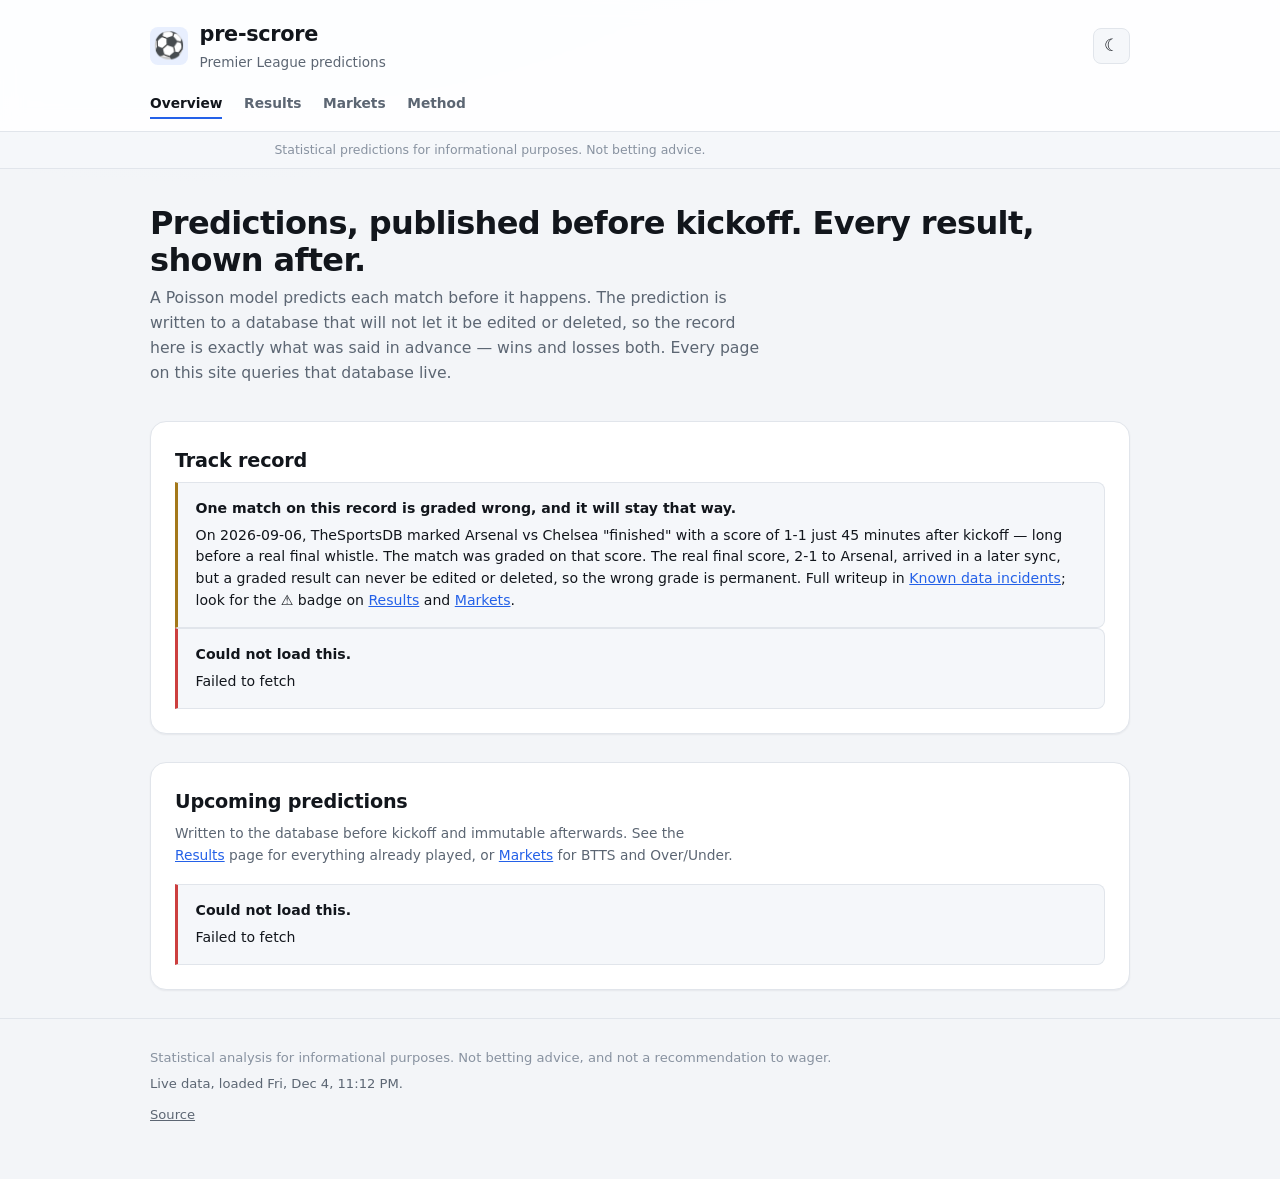
<file: web/index.html>
<!doctype html>
<html lang="en">
<head>
<meta charset="utf-8">
<meta name="viewport" content="width=device-width, initial-scale=1">
<title>pre-scrore — Premier League predictions with a public record</title>
<meta name="description" content="Poisson-model predictions for Premier League matches, published before kickoff and graded against the result. Losses shown as openly as wins.">
<meta name="theme-color" content="#f3f5f8" media="(prefers-color-scheme: light)">
<meta name="theme-color" content="#0d1015" media="(prefers-color-scheme: dark)">
<link rel="stylesheet" href="styles.css">
<link rel="icon" href="data:image/svg+xml,<svg xmlns='http://www.w3.org/2000/svg' viewBox='0 0 16 16'><text y='13' font-size='13'>⚽</text></svg>">
<script>
(function () {
  try {
    var saved = localStorage.getItem("prescore-theme");
    if (saved === "light" || saved === "dark") document.documentElement.setAttribute("data-theme", saved);
  } catch (e) {}
})();
</script>
</head>
<body>

<header class="site-header">
  <div class="wrap">
    <div class="header-top">
      <div class="brand">
        <span class="brand-mark" aria-hidden="true">⚽</span>
        <div>
          <h1>pre-scrore</h1>
          <p class="tagline">Premier League predictions</p>
        </div>
      </div>
      <div class="header-actions">
        <button type="button" class="theme-toggle" id="theme-toggle" aria-label="Toggle light and dark theme" title="Toggle theme">
          <span id="theme-icon" aria-hidden="true">◐</span>
        </button>
      </div>
    </div>
    <nav class="site-nav" id="site-nav" aria-label="Pages"></nav>
  </div>
</header>

<div class="disclaimer-bar">
  <p class="disclaimer wrap">Statistical predictions for informational purposes. Not betting advice.</p>
</div>

<main class="wrap" id="main">

  <div class="hero">
    <h2>Predictions, published before kickoff. Every result, shown after.</h2>
    <p>
      A Poisson model predicts each match before it happens. The prediction is
      written to a database that will not let it be edited or deleted, so the
      record here is exactly what was said in advance — wins and losses both.
      Every page on this site queries that database live.
    </p>
  </div>

  <section class="panel" id="record-panel" aria-labelledby="record-heading">
    <div class="section-head"><h2 id="record-heading">Track record</h2></div>
    <div class="callout warn">
      <strong>One match on this record is graded wrong, and it will stay that way.</strong>
      On 2026-09-06, TheSportsDB marked Arsenal vs Chelsea "finished" with a score
      of 1-1 just 45 minutes after kickoff — long before a real final whistle. The
      match was graded on that score. The real final score, 2-1 to Arsenal, arrived
      in a later sync, but a graded result can never be edited or deleted, so the
      wrong grade is permanent. Full writeup in
      <a href="method.html#incidents">Known data incidents</a>; look for the
      ⚠ badge on <a href="results.html">Results</a> and
      <a href="markets.html">Markets</a>.
    </div>
    <div id="record-body"><p class="loading-state"><span class="spinner"></span>Loading…</p></div>
  </section>

  <section class="panel" id="upcoming-panel" aria-labelledby="upcoming-heading">
    <div class="section-head">
      <h2 id="upcoming-heading">Upcoming predictions</h2>
      <span class="section-count" id="upcoming-count"></span>
    </div>
    <p class="panel-note">
      Written to the database before kickoff and immutable afterwards. See
      the <a href="results.html">Results</a> page for everything already
      played, or <a href="markets.html">Markets</a> for BTTS and Over/Under.
    </p>
    <div id="upcoming-body"><p class="loading-state"><span class="spinner"></span>Loading…</p></div>
  </section>

</main>

<footer class="site-footer">
  <div class="wrap">
    <p>Statistical analysis for informational purposes. Not betting advice, and not a recommendation to wager.</p>
    <p class="muted" id="generated-at"></p>
    <p class="footer-links">
      <a href="https://github.com/stevenanganathi50-wq/pre-scrore" target="_blank" rel="noopener">Source</a>
    </p>
  </div>
</footer>

<script src="config.js"></script>
<script src="api.js"></script>
<script src="ui.js"></script>
<script src="page-index.js"></script>
</body>
</html>
</file>
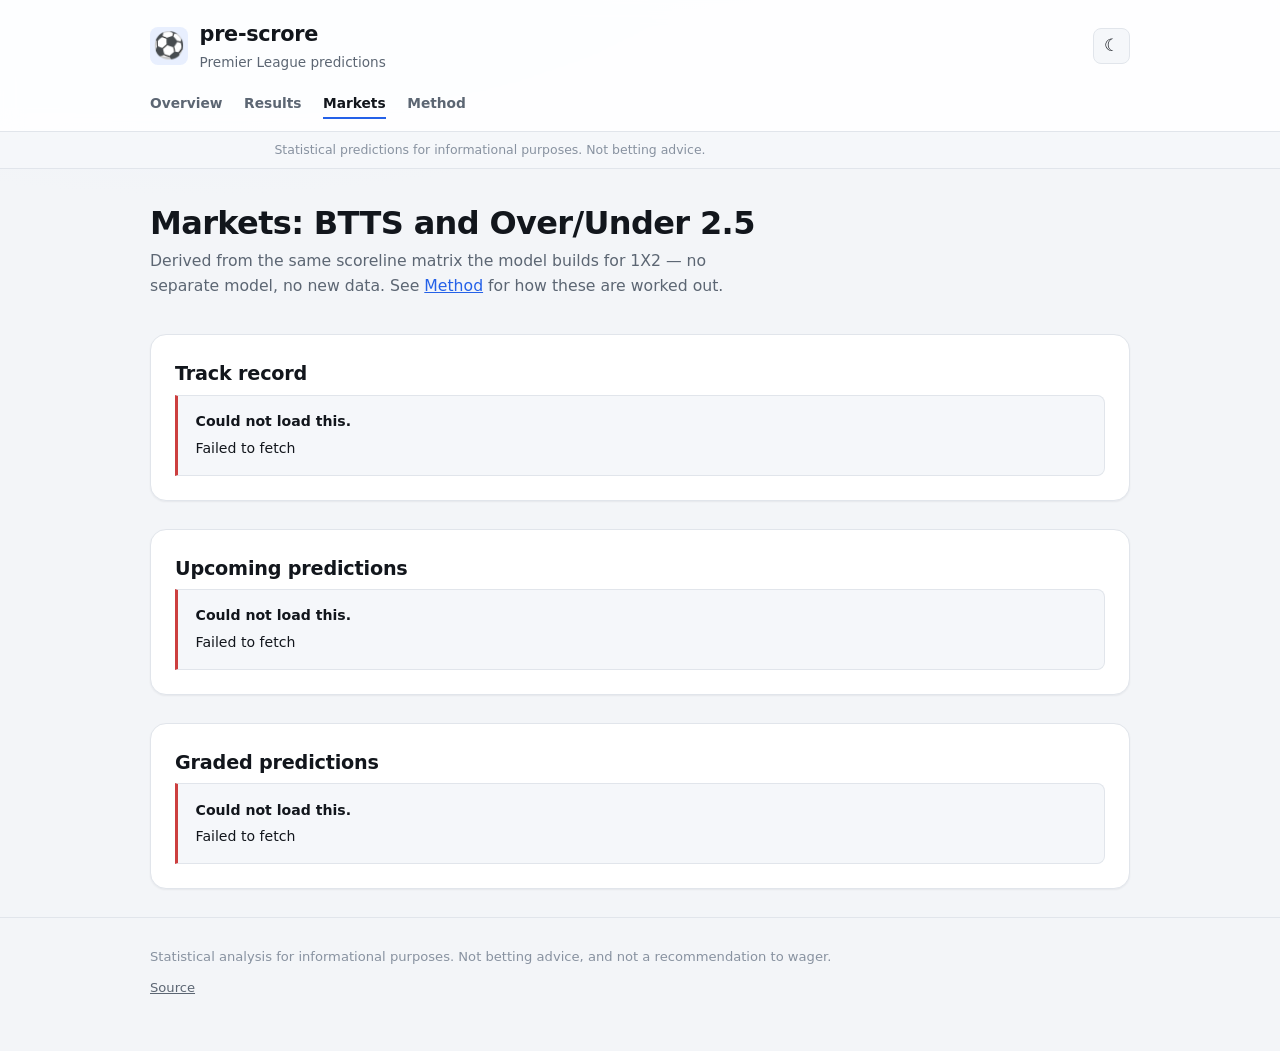
<file: web/markets.html>
<!doctype html>
<html lang="en">
<head>
<meta charset="utf-8">
<meta name="viewport" content="width=device-width, initial-scale=1">
<title>pre-scrore — Markets</title>
<meta name="description" content="BTTS and Over/Under 2.5 predictions, derived from the same model as the 1X2 record.">
<meta name="theme-color" content="#f3f5f8" media="(prefers-color-scheme: light)">
<meta name="theme-color" content="#0d1015" media="(prefers-color-scheme: dark)">
<link rel="stylesheet" href="styles.css">
<link rel="icon" href="data:image/svg+xml,<svg xmlns='http://www.w3.org/2000/svg' viewBox='0 0 16 16'><text y='13' font-size='13'>⚽</text></svg>">
<script>
(function () {
  try {
    var saved = localStorage.getItem("prescore-theme");
    if (saved === "light" || saved === "dark") document.documentElement.setAttribute("data-theme", saved);
  } catch (e) {}
})();
</script>
</head>
<body>

<header class="site-header">
  <div class="wrap">
    <div class="header-top">
      <div class="brand">
        <span class="brand-mark" aria-hidden="true">⚽</span>
        <div>
          <h1>pre-scrore</h1>
          <p class="tagline">Premier League predictions</p>
        </div>
      </div>
      <div class="header-actions">
        <button type="button" class="theme-toggle" id="theme-toggle" aria-label="Toggle light and dark theme" title="Toggle theme">
          <span id="theme-icon" aria-hidden="true">◐</span>
        </button>
      </div>
    </div>
    <nav class="site-nav" id="site-nav" aria-label="Pages"></nav>
  </div>
</header>

<div class="disclaimer-bar">
  <p class="disclaimer wrap">Statistical predictions for informational purposes. Not betting advice.</p>
</div>

<main class="wrap" id="main">

  <div class="hero">
    <h2>Markets: BTTS and Over/Under 2.5</h2>
    <p>
      Derived from the same scoreline matrix the model builds for 1X2 — no
      separate model, no new data. See <a href="method.html">Method</a> for
      how these are worked out.
    </p>
  </div>

  <section class="panel" id="market-accuracy-panel" aria-labelledby="market-accuracy-heading">
    <div class="section-head"><h2 id="market-accuracy-heading">Track record</h2></div>
    <div id="market-accuracy-body"><p class="loading-state"><span class="spinner"></span>Loading…</p></div>
  </section>

  <section class="panel" id="market-upcoming-panel" aria-labelledby="market-upcoming-heading">
    <div class="section-head">
      <h2 id="market-upcoming-heading">Upcoming predictions</h2>
      <span class="section-count" id="market-upcoming-count"></span>
    </div>
    <div id="market-upcoming-body"><p class="loading-state"><span class="spinner"></span>Loading…</p></div>
  </section>

  <section class="panel" id="market-results-panel" aria-labelledby="market-results-heading">
    <div class="section-head">
      <h2 id="market-results-heading">Graded predictions</h2>
      <span class="section-count" id="market-results-count"></span>
    </div>
    <div id="market-results-body"><p class="loading-state"><span class="spinner"></span>Loading…</p></div>
    <div id="market-results-pagination"></div>
  </section>

</main>

<footer class="site-footer">
  <div class="wrap">
    <p>Statistical analysis for informational purposes. Not betting advice, and not a recommendation to wager.</p>
    <p class="footer-links">
      <a href="https://github.com/stevenanganathi50-wq/pre-scrore" target="_blank" rel="noopener">Source</a>
    </p>
  </div>
</footer>

<script src="config.js"></script>
<script src="api.js"></script>
<script src="ui.js"></script>
<script src="page-markets.js"></script>
</body>
</html>
</file>
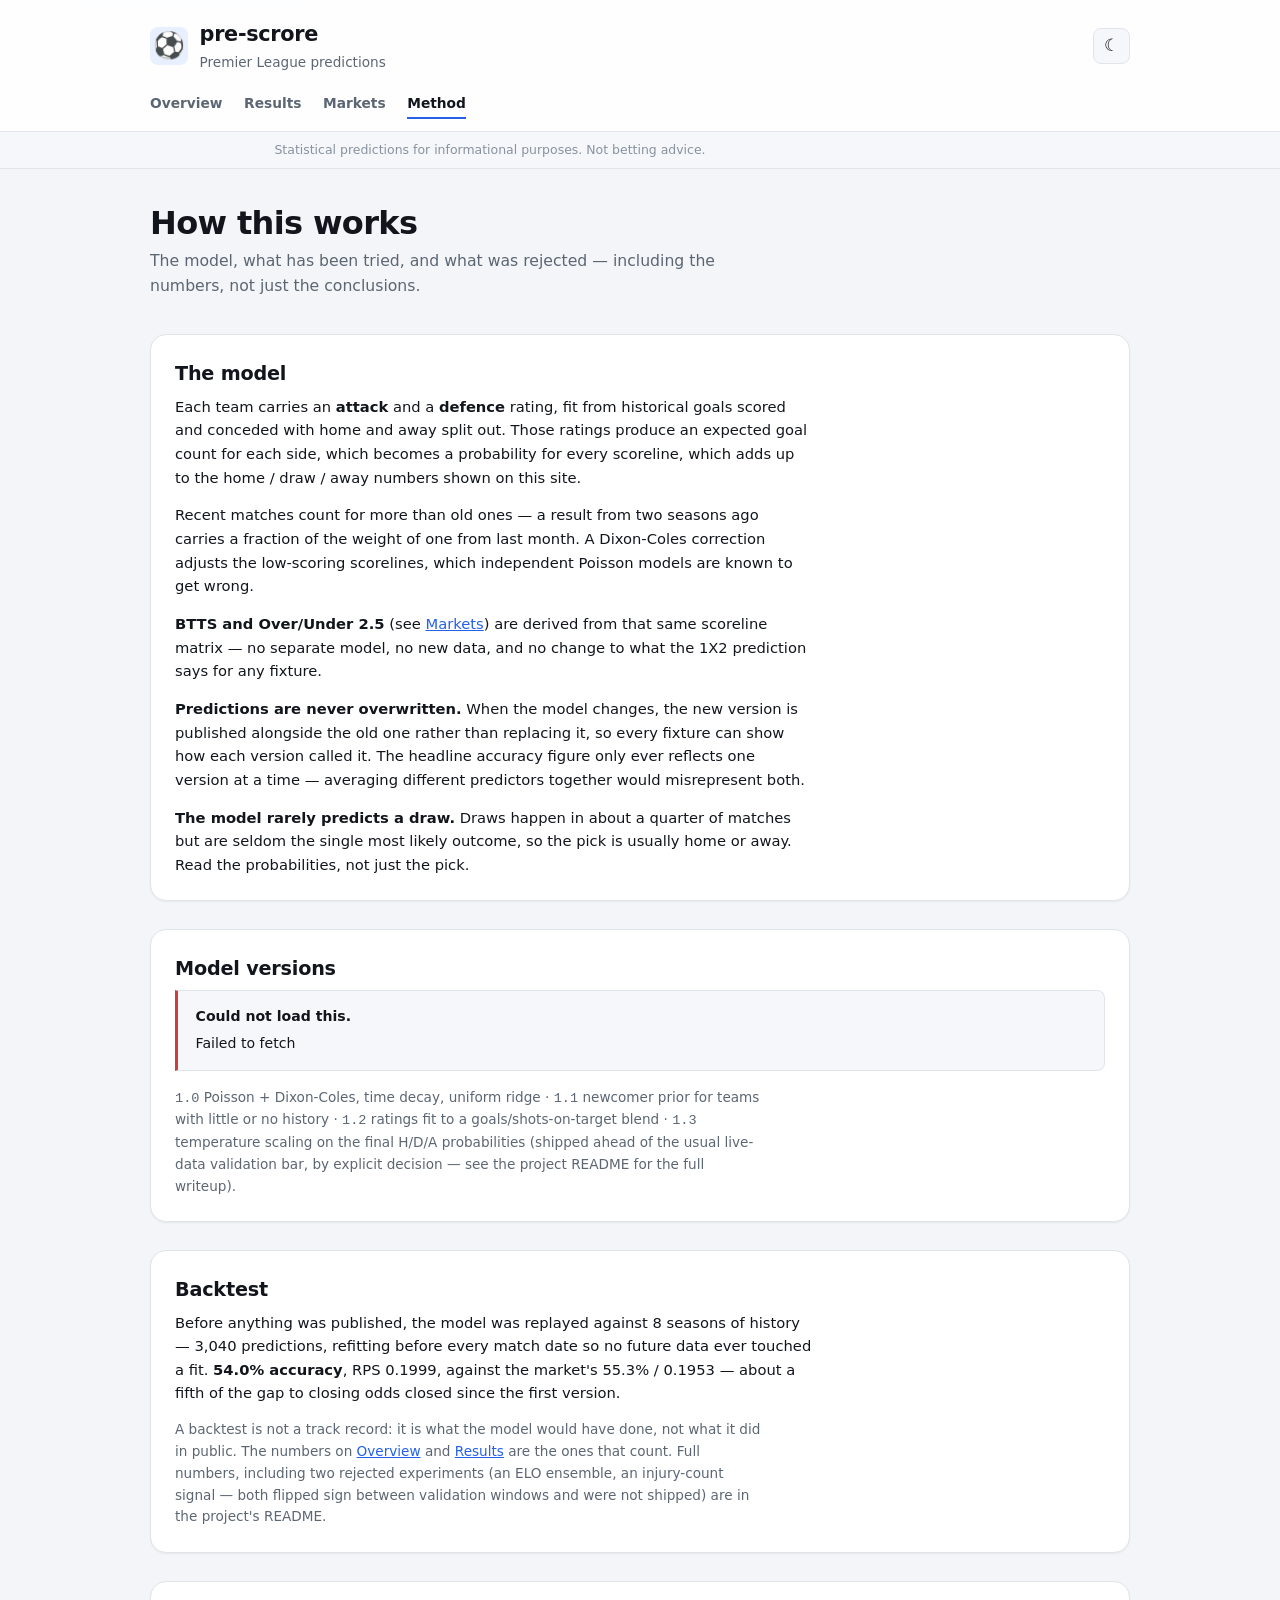
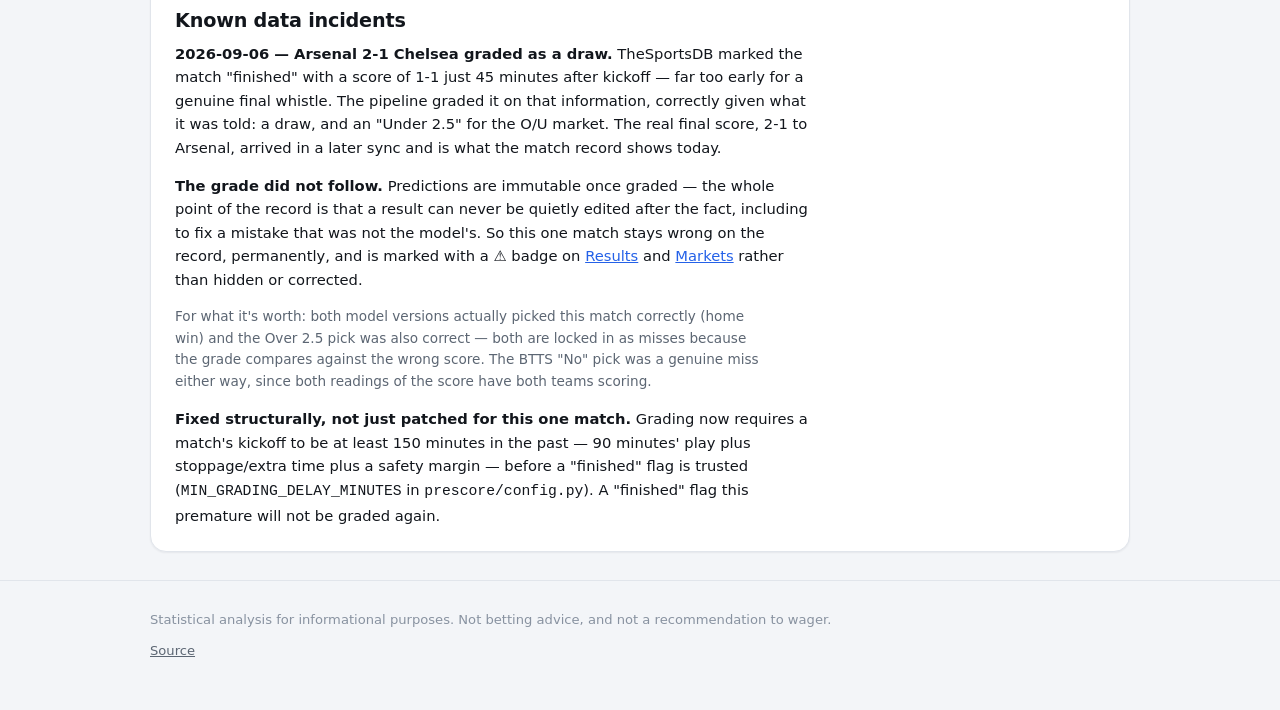
<file: web/method.html>
<!doctype html>
<html lang="en">
<head>
<meta charset="utf-8">
<meta name="viewport" content="width=device-width, initial-scale=1">
<title>pre-scrore — Method</title>
<meta name="description" content="How the prediction model works, and what has and hasn't been validated.">
<meta name="theme-color" content="#f3f5f8" media="(prefers-color-scheme: light)">
<meta name="theme-color" content="#0d1015" media="(prefers-color-scheme: dark)">
<link rel="stylesheet" href="styles.css">
<link rel="icon" href="data:image/svg+xml,<svg xmlns='http://www.w3.org/2000/svg' viewBox='0 0 16 16'><text y='13' font-size='13'>⚽</text></svg>">
<script>
(function () {
  try {
    var saved = localStorage.getItem("prescore-theme");
    if (saved === "light" || saved === "dark") document.documentElement.setAttribute("data-theme", saved);
  } catch (e) {}
})();
</script>
</head>
<body>

<header class="site-header">
  <div class="wrap">
    <div class="header-top">
      <div class="brand">
        <span class="brand-mark" aria-hidden="true">⚽</span>
        <div>
          <h1>pre-scrore</h1>
          <p class="tagline">Premier League predictions</p>
        </div>
      </div>
      <div class="header-actions">
        <button type="button" class="theme-toggle" id="theme-toggle" aria-label="Toggle light and dark theme" title="Toggle theme">
          <span id="theme-icon" aria-hidden="true">◐</span>
        </button>
      </div>
    </div>
    <nav class="site-nav" id="site-nav" aria-label="Pages"></nav>
  </div>
</header>

<div class="disclaimer-bar">
  <p class="disclaimer wrap">Statistical predictions for informational purposes. Not betting advice.</p>
</div>

<main class="wrap" id="main">

  <div class="hero">
    <h2>How this works</h2>
    <p>The model, what has been tried, and what was rejected — including the numbers, not just the conclusions.</p>
  </div>

  <section class="panel" aria-labelledby="method-heading">
    <div class="section-head"><h2 id="method-heading">The model</h2></div>
    <div class="method">
      <p>
        Each team carries an <strong>attack</strong> and a <strong>defence</strong>
        rating, fit from historical goals scored and conceded with home and away
        split out. Those ratings produce an expected goal count for each side,
        which becomes a probability for every scoreline, which adds up to the
        home / draw / away numbers shown on this site.
      </p>
      <p>
        Recent matches count for more than old ones — a result from two seasons
        ago carries a fraction of the weight of one from last month. A
        Dixon-Coles correction adjusts the low-scoring scorelines, which
        independent Poisson models are known to get wrong.
      </p>
      <p>
        <strong>BTTS and Over/Under 2.5</strong> (see <a href="markets.html">Markets</a>)
        are derived from that same scoreline matrix — no separate model, no
        new data, and no change to what the 1X2 prediction says for any fixture.
      </p>
      <p>
        <strong>Predictions are never overwritten.</strong> When the model
        changes, the new version is published alongside the old one rather than
        replacing it, so every fixture can show how each version called it. The
        headline accuracy figure only ever reflects one version at a time —
        averaging different predictors together would misrepresent both.
      </p>
      <p>
        <strong>The model rarely predicts a draw.</strong> Draws happen in about
        a quarter of matches but are seldom the single most likely outcome, so
        the pick is usually home or away. Read the probabilities, not just the pick.
      </p>
    </div>
  </section>

  <section class="panel" aria-labelledby="versions-heading">
    <div class="section-head"><h2 id="versions-heading">Model versions</h2></div>
    <div id="versions-body"><p class="loading-state"><span class="spinner"></span>Loading…</p></div>
    <div class="method" style="margin-top: 1rem;">
      <p class="muted" style="font-size: 0.85rem;">
        <code>1.0</code> Poisson + Dixon-Coles, time decay, uniform ridge ·
        <code>1.1</code> newcomer prior for teams with little or no history ·
        <code>1.2</code> ratings fit to a goals/shots-on-target blend ·
        <code>1.3</code> temperature scaling on the final H/D/A probabilities
        (shipped ahead of the usual live-data validation bar, by explicit
        decision — see the project README for the full writeup).
      </p>
    </div>
  </section>

  <section class="panel" aria-labelledby="backtest-heading">
    <div class="section-head"><h2 id="backtest-heading">Backtest</h2></div>
    <div class="method">
      <p>
        Before anything was published, the model was replayed against 8
        seasons of history — 3,040 predictions, refitting before every match
        date so no future data ever touched a fit. <strong>54.0% accuracy</strong>,
        RPS 0.1999, against the market's 55.3% / 0.1953 — about a fifth of the
        gap to closing odds closed since the first version.
      </p>
      <p class="muted" style="font-size: 0.85rem;">
        A backtest is not a track record: it is what the model would have
        done, not what it did in public. The numbers on
        <a href="index.html">Overview</a> and <a href="results.html">Results</a>
        are the ones that count. Full numbers, including two rejected
        experiments (an ELO ensemble, an injury-count signal — both flipped
        sign between validation windows and were not shipped) are in the
        project's README.
      </p>
    </div>
  </section>

  <section class="panel" id="incidents" aria-labelledby="incidents-heading">
    <div class="section-head"><h2 id="incidents-heading">Known data incidents</h2></div>
    <div class="method">
      <p>
        <strong>2026-09-06 — Arsenal 2-1 Chelsea graded as a draw.</strong>
        TheSportsDB marked the match "finished" with a score of 1-1 just 45
        minutes after kickoff — far too early for a genuine final whistle. The
        pipeline graded it on that information, correctly given what it was
        told: a draw, and an "Under 2.5" for the O/U market. The real final
        score, 2-1 to Arsenal, arrived in a later sync and is what the match
        record shows today.
      </p>
      <p>
        <strong>The grade did not follow.</strong> Predictions are immutable
        once graded — the whole point of the record is that a result can
        never be quietly edited after the fact, including to fix a mistake
        that was not the model's. So this one match stays wrong on the
        record, permanently, and is marked with a ⚠ badge on
        <a href="results.html">Results</a> and <a href="markets.html">Markets</a>
        rather than hidden or corrected.
      </p>
      <p class="muted" style="font-size: 0.85rem;">
        For what it's worth: both model versions actually picked this match
        correctly (home win) and the Over 2.5 pick was also correct — both are
        locked in as misses because the grade compares against the wrong
        score. The BTTS "No" pick was a genuine miss either way, since both
        readings of the score have both teams scoring.
      </p>
      <p>
        <strong>Fixed structurally, not just patched for this one match.</strong>
        Grading now requires a match's kickoff to be at least 150 minutes in
        the past — 90 minutes' play plus stoppage/extra time plus a safety
        margin — before a "finished" flag is trusted
        (<code>MIN_GRADING_DELAY_MINUTES</code> in <code>prescore/config.py</code>).
        A "finished" flag this premature will not be graded again.
      </p>
    </div>
  </section>

</main>

<footer class="site-footer">
  <div class="wrap">
    <p>Statistical analysis for informational purposes. Not betting advice, and not a recommendation to wager.</p>
    <p class="footer-links">
      <a href="https://github.com/stevenanganathi50-wq/pre-scrore" target="_blank" rel="noopener">Source</a>
    </p>
  </div>
</footer>

<script src="config.js"></script>
<script src="api.js"></script>
<script src="ui.js"></script>
<script src="page-method.js"></script>
</body>
</html>
</file>
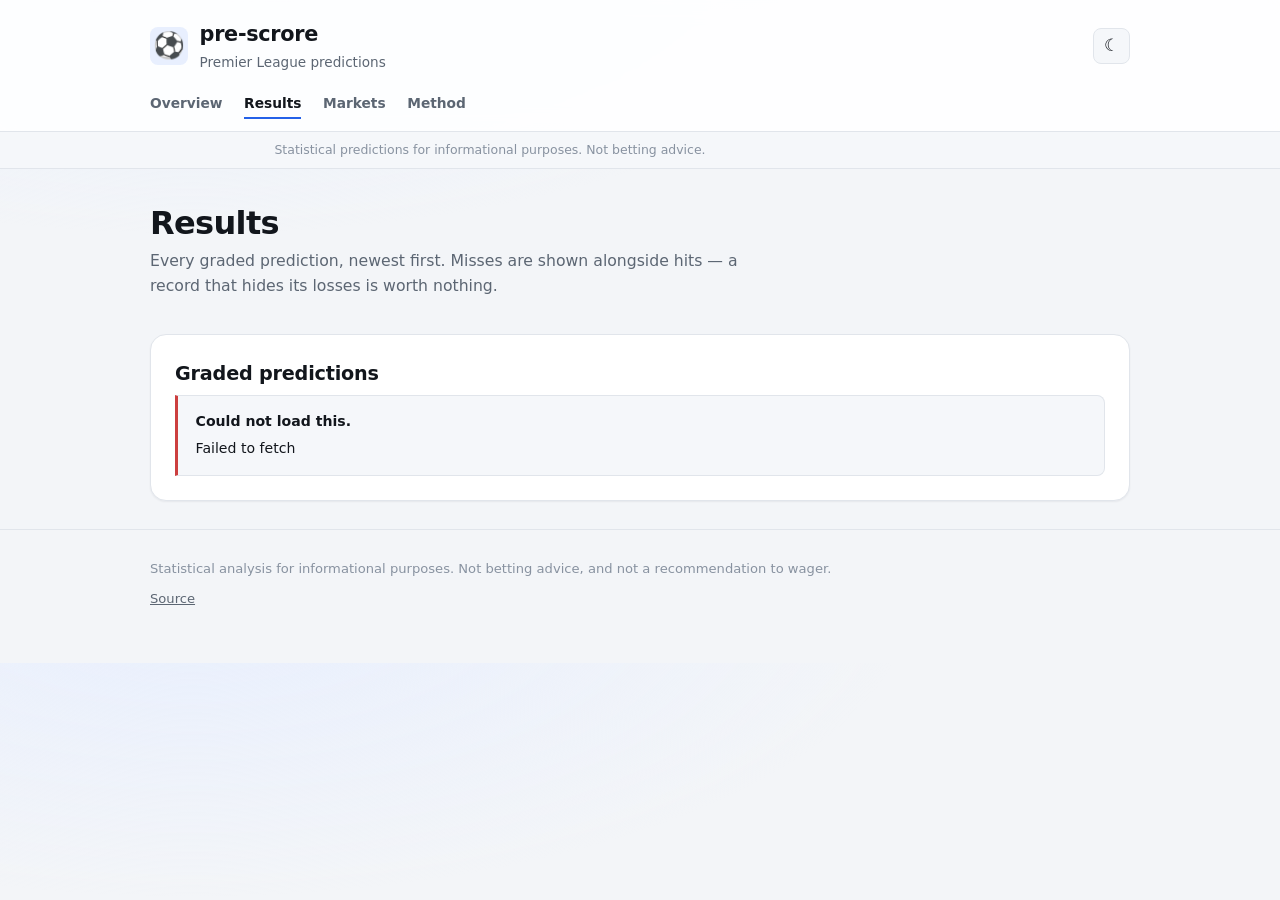
<file: web/results.html>
<!doctype html>
<html lang="en">
<head>
<meta charset="utf-8">
<meta name="viewport" content="width=device-width, initial-scale=1">
<title>pre-scrore — Results</title>
<meta name="description" content="Every graded Premier League prediction, wins and losses alike.">
<meta name="theme-color" content="#f3f5f8" media="(prefers-color-scheme: light)">
<meta name="theme-color" content="#0d1015" media="(prefers-color-scheme: dark)">
<link rel="stylesheet" href="styles.css">
<link rel="icon" href="data:image/svg+xml,<svg xmlns='http://www.w3.org/2000/svg' viewBox='0 0 16 16'><text y='13' font-size='13'>⚽</text></svg>">
<script>
(function () {
  try {
    var saved = localStorage.getItem("prescore-theme");
    if (saved === "light" || saved === "dark") document.documentElement.setAttribute("data-theme", saved);
  } catch (e) {}
})();
</script>
</head>
<body>

<header class="site-header">
  <div class="wrap">
    <div class="header-top">
      <div class="brand">
        <span class="brand-mark" aria-hidden="true">⚽</span>
        <div>
          <h1>pre-scrore</h1>
          <p class="tagline">Premier League predictions</p>
        </div>
      </div>
      <div class="header-actions">
        <button type="button" class="theme-toggle" id="theme-toggle" aria-label="Toggle light and dark theme" title="Toggle theme">
          <span id="theme-icon" aria-hidden="true">◐</span>
        </button>
      </div>
    </div>
    <nav class="site-nav" id="site-nav" aria-label="Pages"></nav>
  </div>
</header>

<div class="disclaimer-bar">
  <p class="disclaimer wrap">Statistical predictions for informational purposes. Not betting advice.</p>
</div>

<main class="wrap" id="main">

  <div class="hero">
    <h2>Results</h2>
    <p>Every graded prediction, newest first. Misses are shown alongside hits — a record that hides its losses is worth nothing.</p>
  </div>

  <section class="panel" id="results-panel" aria-labelledby="results-heading">
    <div class="section-head">
      <h2 id="results-heading">Graded predictions</h2>
      <span class="section-count" id="results-count"></span>
    </div>
    <div id="results-body"><p class="loading-state"><span class="spinner"></span>Loading…</p></div>
    <div id="results-pagination"></div>
  </section>

</main>

<footer class="site-footer">
  <div class="wrap">
    <p>Statistical analysis for informational purposes. Not betting advice, and not a recommendation to wager.</p>
    <p class="footer-links">
      <a href="https://github.com/stevenanganathi50-wq/pre-scrore" target="_blank" rel="noopener">Source</a>
    </p>
  </div>
</footer>

<script src="config.js"></script>
<script src="api.js"></script>
<script src="ui.js"></script>
<script src="page-results.js"></script>
</body>
</html>
</file>
<file: web/styles.css>
/* pre-scrore — no framework, no build step. */

:root {
  color-scheme: light;

  --bg: #f3f5f8;
  --bg-subtle: #eaedf2;
  --surface: #ffffff;
  --surface-2: #f5f7fa;
  --surface-hover: #eef1f5;
  --border: #e1e5eb;
  --border-strong: #c9d0da;
  --text: #12161c;
  --text-muted: #5c6673;
  --text-faint: #8892a0;

  --accent: #2461e8;
  --accent-soft: #e8effe;
  --home: #1f8a5f;
  --home-soft: #e5f5ee;
  --draw: #a3781a;
  --draw-soft: #faf1dd;
  --away: #8347c9;
  --away-soft: #f2e9fb;
  --hit: #1f8a5f;
  --hit-soft: #e5f5ee;
  --miss: #cc3f3f;
  --miss-soft: #fbe9e9;

  --shadow-sm: 0 1px 2px rgba(20, 24, 33, 0.06);
  --shadow-md: 0 4px 16px rgba(20, 24, 33, 0.08);
  --shadow-lg: 0 12px 32px rgba(20, 24, 33, 0.12);

  --radius-sm: 8px;
  --radius: 12px;
  --radius-lg: 16px;

  --font-sans: -apple-system, BlinkMacSystemFont, "Segoe UI", system-ui, Roboto, sans-serif;
  --font-mono: "SF Mono", "Cascadia Code", Consolas, "Liberation Mono", monospace;
}

@media (prefers-color-scheme: dark) {
  :root:not([data-theme="light"]) {
    color-scheme: dark;

    --bg: #0d1015;
    --bg-subtle: #10141a;
    --surface: #161b22;
    --surface-2: #1c222b;
    --surface-hover: #222a34;
    --border: #2a313c;
    --border-strong: #3a4350;
    --text: #eaeef3;
    --text-muted: #99a3b0;
    --text-faint: #6b7482;

    --accent: #5b93ff;
    --accent-soft: #1a2740;
    --home: #4fbf8c;
    --home-soft: #142c22;
    --draw: #d4ab4c;
    --draw-soft: #2e2510;
    --away: #b18ae0;
    --away-soft: #271f38;
    --hit: #4fbf8c;
    --hit-soft: #142c22;
    --miss: #e8776f;
    --miss-soft: #34181a;

    --shadow-sm: 0 1px 2px rgba(0, 0, 0, 0.3);
    --shadow-md: 0 4px 16px rgba(0, 0, 0, 0.35);
    --shadow-lg: 0 16px 40px rgba(0, 0, 0, 0.5);
  }
}

:root[data-theme="dark"] {
  color-scheme: dark;

  --bg: #0d1015;
  --bg-subtle: #10141a;
  --surface: #161b22;
  --surface-2: #1c222b;
  --surface-hover: #222a34;
  --border: #2a313c;
  --border-strong: #3a4350;
  --text: #eaeef3;
  --text-muted: #99a3b0;
  --text-faint: #6b7482;

  --accent: #5b93ff;
  --accent-soft: #1a2740;
  --home: #4fbf8c;
  --home-soft: #142c22;
  --draw: #d4ab4c;
  --draw-soft: #2e2510;
  --away: #b18ae0;
  --away-soft: #271f38;
  --hit: #4fbf8c;
  --hit-soft: #142c22;
  --miss: #e8776f;
  --miss-soft: #34181a;

  --shadow-sm: 0 1px 2px rgba(0, 0, 0, 0.3);
  --shadow-md: 0 4px 16px rgba(0, 0, 0, 0.35);
  --shadow-lg: 0 16px 40px rgba(0, 0, 0, 0.5);
}

* { box-sizing: border-box; }

html { scroll-behavior: smooth; }

body {
  margin: 0;
  background:
    radial-gradient(1200px 500px at 15% -10%, var(--accent-soft), transparent 60%),
    var(--bg);
  color: var(--text);
  font: 15.5px/1.6 var(--font-sans);
  -webkit-text-size-adjust: 100%;
  transition: background-color 0.2s ease, color 0.2s ease;
}

.wrap {
  width: min(980px, 100% - 2.5rem);
  margin-inline: auto;
}

a { color: var(--accent); }

/* --- header --- */

.site-header {
  position: sticky;
  top: 0;
  z-index: 20;
  background: color-mix(in srgb, var(--surface) 88%, transparent);
  backdrop-filter: blur(10px) saturate(1.4);
  -webkit-backdrop-filter: blur(10px) saturate(1.4);
  border-bottom: 1px solid var(--border);
}

.header-top {
  display: flex;
  align-items: center;
  gap: 1rem;
  padding: 1.1rem 0;
}

.brand {
  display: flex;
  align-items: center;
  gap: 0.7rem;
  min-width: 0;
}

.brand-mark {
  font-size: 1.6rem;
  line-height: 1;
  width: 2.4rem;
  height: 2.4rem;
  display: grid;
  place-items: center;
  background: var(--accent-soft);
  border-radius: var(--radius-sm);
  flex-shrink: 0;
}

h1 {
  margin: 0;
  font-size: 1.3rem;
  font-weight: 700;
  letter-spacing: -0.015em;
}

.tagline {
  margin: 0.1rem 0 0;
  color: var(--text-muted);
  font-size: 0.85rem;
}

.header-actions {
  margin-left: auto;
  display: flex;
  align-items: center;
  gap: 0.5rem;
  flex-shrink: 0;
}

.theme-toggle {
  display: inline-flex;
  align-items: center;
  justify-content: center;
  width: 2.3rem;
  height: 2.3rem;
  border-radius: var(--radius-sm);
  border: 1px solid var(--border);
  background: var(--surface-2);
  color: var(--text);
  cursor: pointer;
  font-size: 1.05rem;
  line-height: 1;
  transition: background-color 0.15s ease, border-color 0.15s ease, transform 0.1s ease;
}

.theme-toggle:hover { background: var(--surface-hover); border-color: var(--border-strong); }
.theme-toggle:active { transform: scale(0.94); }

.site-nav {
  display: flex;
  gap: 1.35rem;
  overflow-x: auto;
  padding-bottom: 0.75rem;
  scrollbar-width: none;
}

.site-nav::-webkit-scrollbar { display: none; }

.site-nav a {
  color: var(--text-muted);
  text-decoration: none;
  font-size: 0.86rem;
  font-weight: 600;
  white-space: nowrap;
  padding-bottom: 0.2rem;
  border-bottom: 2px solid transparent;
  transition: color 0.15s ease, border-color 0.15s ease;
}

.site-nav a:hover { color: var(--text); }

.site-nav a.active {
  color: var(--text);
  border-bottom-color: var(--accent);
}

.disclaimer-bar {
  background: var(--surface-2);
  border-bottom: 1px solid var(--border);
}

.disclaimer {
  margin: 0;
  padding: 0.5rem 0;
  color: var(--text-faint);
  font-size: 0.78rem;
  text-align: center;
}

/* --- hero --- */

.hero {
  padding: 2.25rem 0 0.5rem;
}

.hero h2 {
  margin: 0 0 0.4rem;
  font-size: clamp(1.5rem, 3.2vw, 2rem);
  font-weight: 750;
  letter-spacing: -0.02em;
  line-height: 1.15;
}

.hero p {
  margin: 0;
  max-width: 62ch;
  color: var(--text-muted);
  font-size: 0.98rem;
}

/* --- section headings --- */

section { scroll-margin-top: 6.5rem; }

.section-head {
  display: flex;
  align-items: baseline;
  justify-content: space-between;
  gap: 1rem;
  margin: 0 0 0.3rem;
}

.section-head h2 {
  margin: 0;
  font-size: 1.2rem;
  font-weight: 700;
  letter-spacing: -0.01em;
}

.section-count {
  color: var(--text-faint);
  font-size: 0.82rem;
  font-variant-numeric: tabular-nums;
  white-space: nowrap;
}

/* --- panels --- */

.panel {
  background: var(--surface);
  border: 1px solid var(--border);
  border-radius: var(--radius-lg);
  padding: 1.5rem;
  margin: 1.75rem 0;
  box-shadow: var(--shadow-sm);
}

.panel-note {
  margin: 0 0 1.1rem;
  color: var(--text-muted);
  font-size: 0.86rem;
  max-width: 64ch;
}

.muted { color: var(--text-muted); }

/* --- track record --- */

.stat-row {
  display: grid;
  grid-template-columns: repeat(auto-fit, minmax(90px, 1fr));
  gap: 1.25rem;
  margin-bottom: 1.25rem;
  padding-bottom: 1.25rem;
  border-bottom: 1px solid var(--border);
}

.stat-value {
  font-size: 1.9rem;
  font-weight: 750;
  line-height: 1.1;
  letter-spacing: -0.02em;
  font-variant-numeric: tabular-nums;
}

.stat-label {
  margin-top: 0.2rem;
  color: var(--text-muted);
  font-size: 0.74rem;
  text-transform: uppercase;
  letter-spacing: 0.05em;
}

.stat-highlight { color: var(--accent); }

h3 {
  font-size: 0.95rem;
  font-weight: 700;
  margin: 1.5rem 0 0.7rem;
}

.callout {
  background: var(--surface-2);
  border: 1px solid var(--border);
  border-left: 3px solid var(--accent);
  border-radius: 0 var(--radius-sm) var(--radius-sm) 0;
  padding: 0.95rem 1.1rem;
  font-size: 0.88rem;
  line-height: 1.55;
}

.callout + .callout { margin-top: 0.75rem; }
.callout strong { display: block; margin-bottom: 0.3rem; color: var(--text); }
.callout.error { border-left-color: var(--miss); }
.callout.warn { border-left-color: var(--draw); }

/* --- fixtures --- */

.fixture-list {
  display: flex;
  flex-direction: column;
  gap: 0.85rem;
}

.fixture {
  background: var(--surface-2);
  border: 1px solid var(--border);
  border-radius: var(--radius);
  padding: 1rem 1.1rem;
  transition: border-color 0.15s ease, box-shadow 0.15s ease;
}

.fixture:hover {
  border-color: var(--border-strong);
  box-shadow: var(--shadow-sm);
}

.fixture-head {
  display: flex;
  flex-wrap: wrap;
  align-items: center;
  gap: 0.5rem 0.6rem;
  margin-bottom: 0.75rem;
}

.teams {
  font-weight: 700;
  font-size: 1rem;
  letter-spacing: -0.005em;
}

.kickoff {
  color: var(--text-faint);
  font-size: 0.78rem;
  font-variant-numeric: tabular-nums;
  margin-left: auto;
  white-space: nowrap;
}

.score {
  font-variant-numeric: tabular-nums;
  font-weight: 750;
  color: var(--text);
}

/* probability bar */

.bar {
  display: flex;
  height: 1.6rem;
  border-radius: var(--radius-sm);
  overflow: hidden;
  background: var(--border);
  box-shadow: inset 0 0 0 1px var(--border);
}

.bar span {
  display: grid;
  place-items: center;
  font-size: 0.7rem;
  font-weight: 700;
  font-variant-numeric: tabular-nums;
  color: #fff;
  min-width: 0;
  overflow: hidden;
  white-space: nowrap;
  transition: flex-basis 0.2s ease;
}

.bar .seg-h { background: var(--home); }
.bar .seg-d { background: var(--draw); }
.bar .seg-a { background: var(--away); }

.bar-key {
  display: flex;
  gap: 1.1rem;
  margin-top: 0.45rem;
  font-size: 0.76rem;
  color: var(--text-muted);
  flex-wrap: wrap;
}

.bar-key span {
  display: inline-flex;
  align-items: center;
  gap: 0.35rem;
}

.dot {
  width: 0.5rem;
  height: 0.5rem;
  border-radius: 50%;
  flex-shrink: 0;
}

.dot-h { background: var(--home); }
.dot-d { background: var(--draw); }
.dot-a { background: var(--away); }

.badge {
  display: inline-flex;
  align-items: center;
  gap: 0.3rem;
  font-size: 0.71rem;
  font-weight: 700;
  padding: 0.2rem 0.55rem;
  border-radius: 999px;
  white-space: nowrap;
  letter-spacing: 0.01em;
}

.badge-hit { color: var(--hit); background: var(--hit-soft); }
.badge-miss { color: var(--miss); background: var(--miss-soft); }
.badge-warn { color: var(--draw); background: var(--draw-soft); }
.badge-pick {
  color: var(--text-muted);
  background: var(--surface);
  border: 1px solid var(--border);
}

/* --- model version comparison --- */

.versions-toggle {
  margin-top: 0.85rem;
}

.versions-summary {
  display: inline-flex;
  align-items: center;
  gap: 0.35rem;
  color: var(--text-faint);
  font-size: 0.76rem;
  font-weight: 600;
  cursor: pointer;
  user-select: none;
  list-style: none;
}

.versions-summary::-webkit-details-marker { display: none; }

.versions-summary:hover { color: var(--text-muted); }

.versions-summary .chev {
  display: inline-block;
  transition: transform 0.15s ease;
  font-size: 0.65rem;
}

details[open] > .versions-summary .chev { transform: rotate(90deg); }

.versions-table-wrap {
  margin-top: 0.6rem;
  overflow-x: auto;
  border: 1px solid var(--border);
  border-radius: var(--radius-sm);
}

.versions-table {
  width: 100%;
  border-collapse: collapse;
  font-size: 0.8rem;
}

.versions-table th, .versions-table td {
  text-align: left;
  padding: 0.42rem 0.65rem;
  white-space: nowrap;
}

.versions-table thead th {
  color: var(--text-faint);
  font-size: 0.68rem;
  text-transform: uppercase;
  letter-spacing: 0.04em;
  font-weight: 700;
  background: var(--surface);
  border-bottom: 1px solid var(--border);
}

.versions-table td.num, .versions-table th.num { text-align: right; font-variant-numeric: tabular-nums; }

.versions-table tbody tr { background: var(--surface); }
.versions-table tbody tr:not(:last-child) td { border-bottom: 1px solid var(--border); }
.versions-table tbody tr.is-current { background: var(--accent-soft); }
.versions-table tbody tr.is-current td:first-child { font-weight: 700; }

.version-pill {
  display: inline-flex;
  align-items: center;
  gap: 0.3rem;
  font-family: var(--font-mono);
  font-size: 0.76rem;
}

.version-current-tag {
  font-family: var(--font-sans);
  font-size: 0.63rem;
  font-weight: 700;
  color: var(--accent);
  background: var(--surface);
  border: 1px solid var(--accent);
  border-radius: 999px;
  padding: 0.05rem 0.4rem;
  text-transform: uppercase;
  letter-spacing: 0.03em;
}

/* --- table (confidence buckets, version comparison) --- */

.table-scroll { overflow-x: auto; border-radius: var(--radius-sm); }

table {
  width: 100%;
  border-collapse: collapse;
  font-size: 0.87rem;
}

th, td {
  text-align: left;
  padding: 0.55rem 0.7rem;
  border-bottom: 1px solid var(--border);
  white-space: nowrap;
}

th {
  color: var(--text-muted);
  font-size: 0.74rem;
  text-transform: uppercase;
  letter-spacing: 0.04em;
  font-weight: 700;
}

td.num, th.num { text-align: right; font-variant-numeric: tabular-nums; }

tbody tr:last-child td { border-bottom: none; }
tbody tr.is-current-row { background: var(--accent-soft); }

/* --- method + footer --- */

.method p { max-width: 68ch; margin: 0 0 0.9rem; font-size: 0.92rem; }
.method p:last-child { margin-bottom: 0; }

.site-footer {
  border-top: 1px solid var(--border);
  padding: 1.75rem 0 3rem;
  color: var(--text-faint);
  font-size: 0.82rem;
}

.site-footer p { margin: 0 0 0.35rem; }
.site-footer .footer-links { margin-top: 0.6rem; }
.site-footer .footer-links a { color: var(--text-muted); margin-right: 1rem; }

/* --- pagination --- */

.pagination {
  display: flex;
  flex-wrap: wrap;
  gap: 0.35rem;
  margin-top: 1.25rem;
  align-items: center;
}

.page-link {
  display: inline-flex;
  align-items: center;
  justify-content: center;
  min-width: 2.2rem;
  height: 2.2rem;
  padding: 0 0.6rem;
  border-radius: var(--radius-sm);
  border: 1px solid var(--border);
  background: var(--surface-2);
  color: var(--text);
  text-decoration: none;
  font-size: 0.84rem;
  font-weight: 600;
  transition: background-color 0.15s ease, border-color 0.15s ease;
}

.page-link:hover { background: var(--surface-hover); border-color: var(--border-strong); }

.page-link.current {
  background: var(--accent);
  border-color: var(--accent);
  color: #fff;
}

.page-link.disabled {
  color: var(--text-faint);
  background: transparent;
  cursor: default;
}

.page-ellipsis {
  color: var(--text-faint);
  padding: 0 0.2rem;
  font-size: 0.84rem;
}

.pagination-summary {
  width: 100%;
  font-size: 0.8rem;
  margin: 0.4rem 0 0;
}

/* --- loading / empty states --- */

.loading-state, .empty-state {
  padding: 1.5rem 0;
  text-align: center;
  color: var(--text-muted);
  font-size: 0.9rem;
}

.spinner {
  display: inline-block;
  width: 1rem;
  height: 1rem;
  border: 2px solid var(--border);
  border-top-color: var(--accent);
  border-radius: 50%;
  animation: prescore-spin 0.7s linear infinite;
  margin-right: 0.5rem;
  vertical-align: -0.15em;
}

@keyframes prescore-spin { to { transform: rotate(360deg); } }

/* --- markets page: two market blocks stacked inside one fixture card --- */

.market-block { margin-top: 0.7rem; }
.market-block:first-of-type { margin-top: 0.85rem; }

.market-block-head {
  display: flex;
  align-items: center;
  gap: 0.5rem;
  margin-bottom: 0.4rem;
  font-size: 0.85rem;
}

/* --- market page tabs --- */

.market-tabs {
  display: flex;
  gap: 0.5rem;
  margin-bottom: 1.1rem;
  flex-wrap: wrap;
}

.market-tab {
  padding: 0.4rem 0.85rem;
  border-radius: 999px;
  border: 1px solid var(--border);
  background: var(--surface-2);
  color: var(--text-muted);
  font-size: 0.82rem;
  font-weight: 600;
  cursor: pointer;
}

.market-tab.active {
  background: var(--accent-soft);
  border-color: var(--accent);
  color: var(--accent);
}

@media (max-width: 640px) {
  .wrap { width: min(100%, 100% - 1.75rem); }
  .kickoff { margin-left: 0; width: 100%; order: 3; }
  .stat-row { grid-template-columns: repeat(2, 1fr); gap: 1rem; }
  .stat-value { font-size: 1.5rem; }
  .panel { padding: 1.15rem; border-radius: var(--radius); }
  .hero { padding-top: 1.5rem; }
  .pagination { justify-content: center; }
}
</file>
